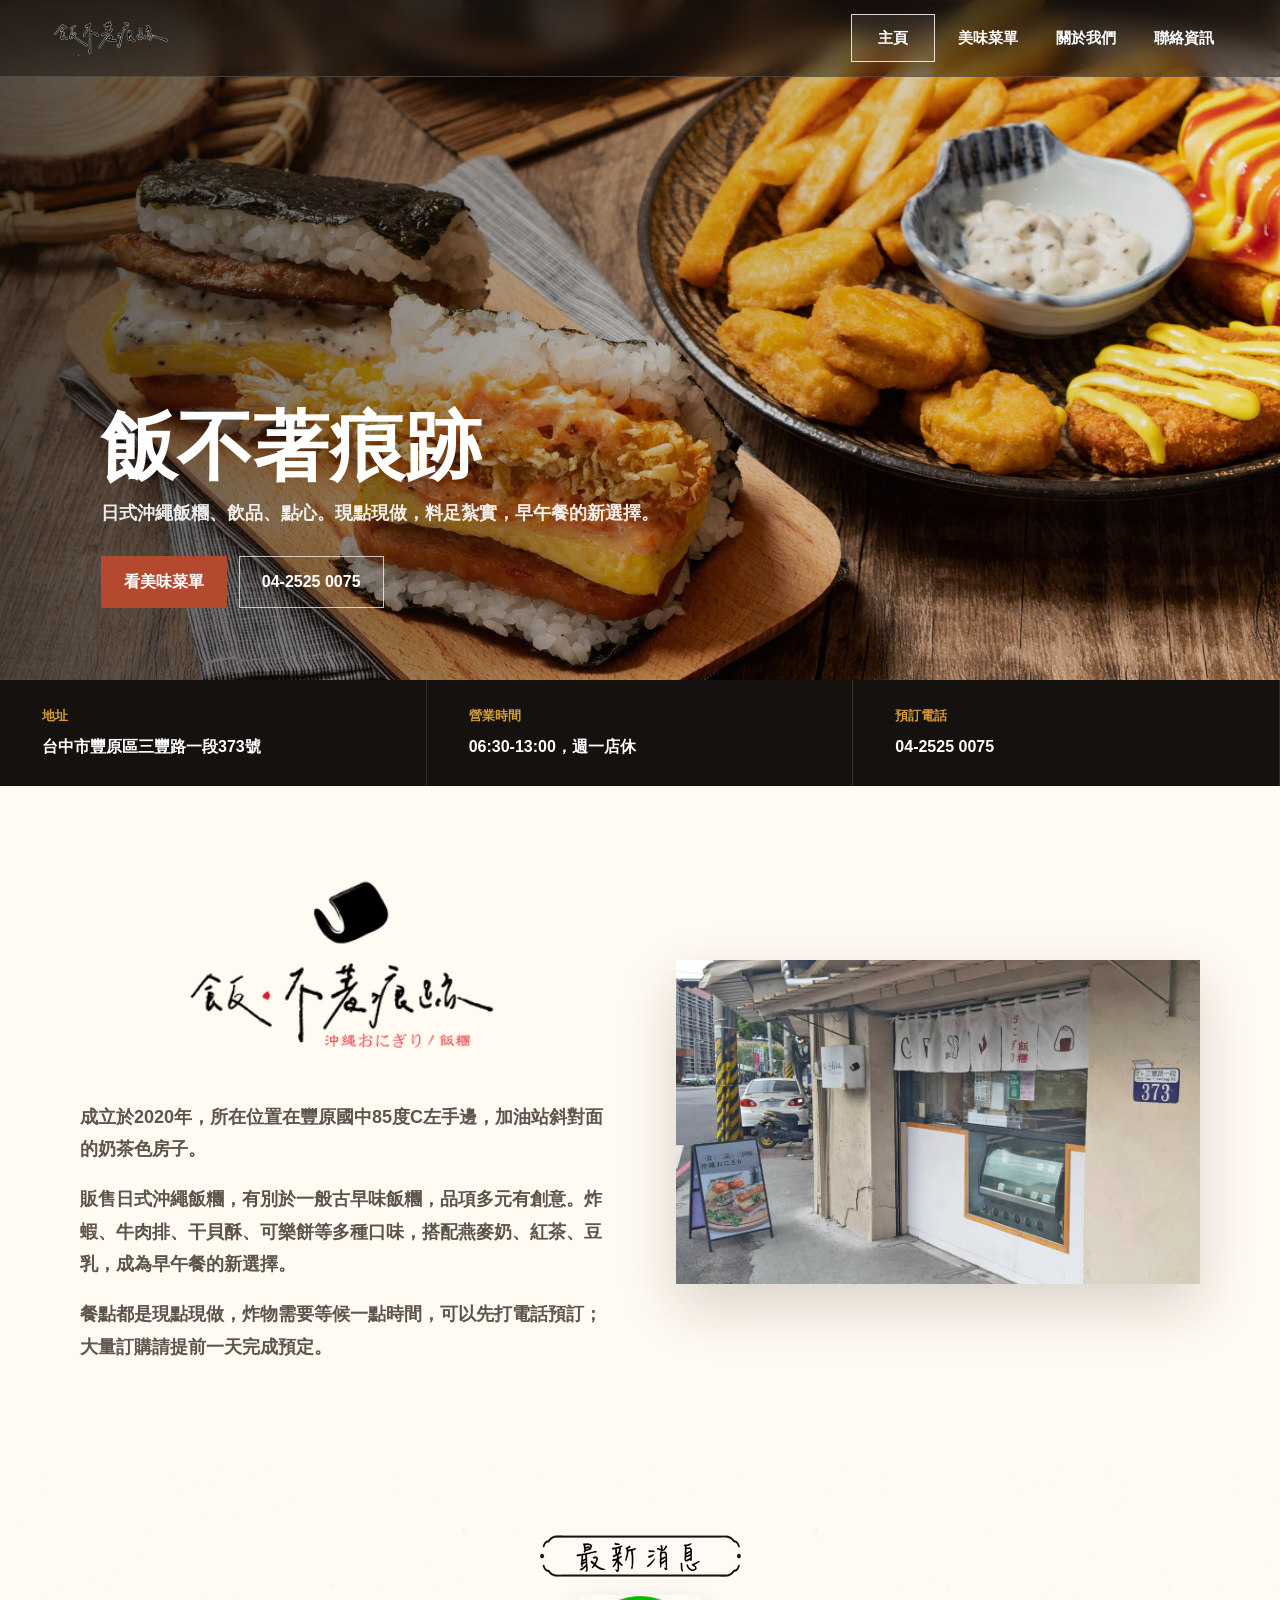
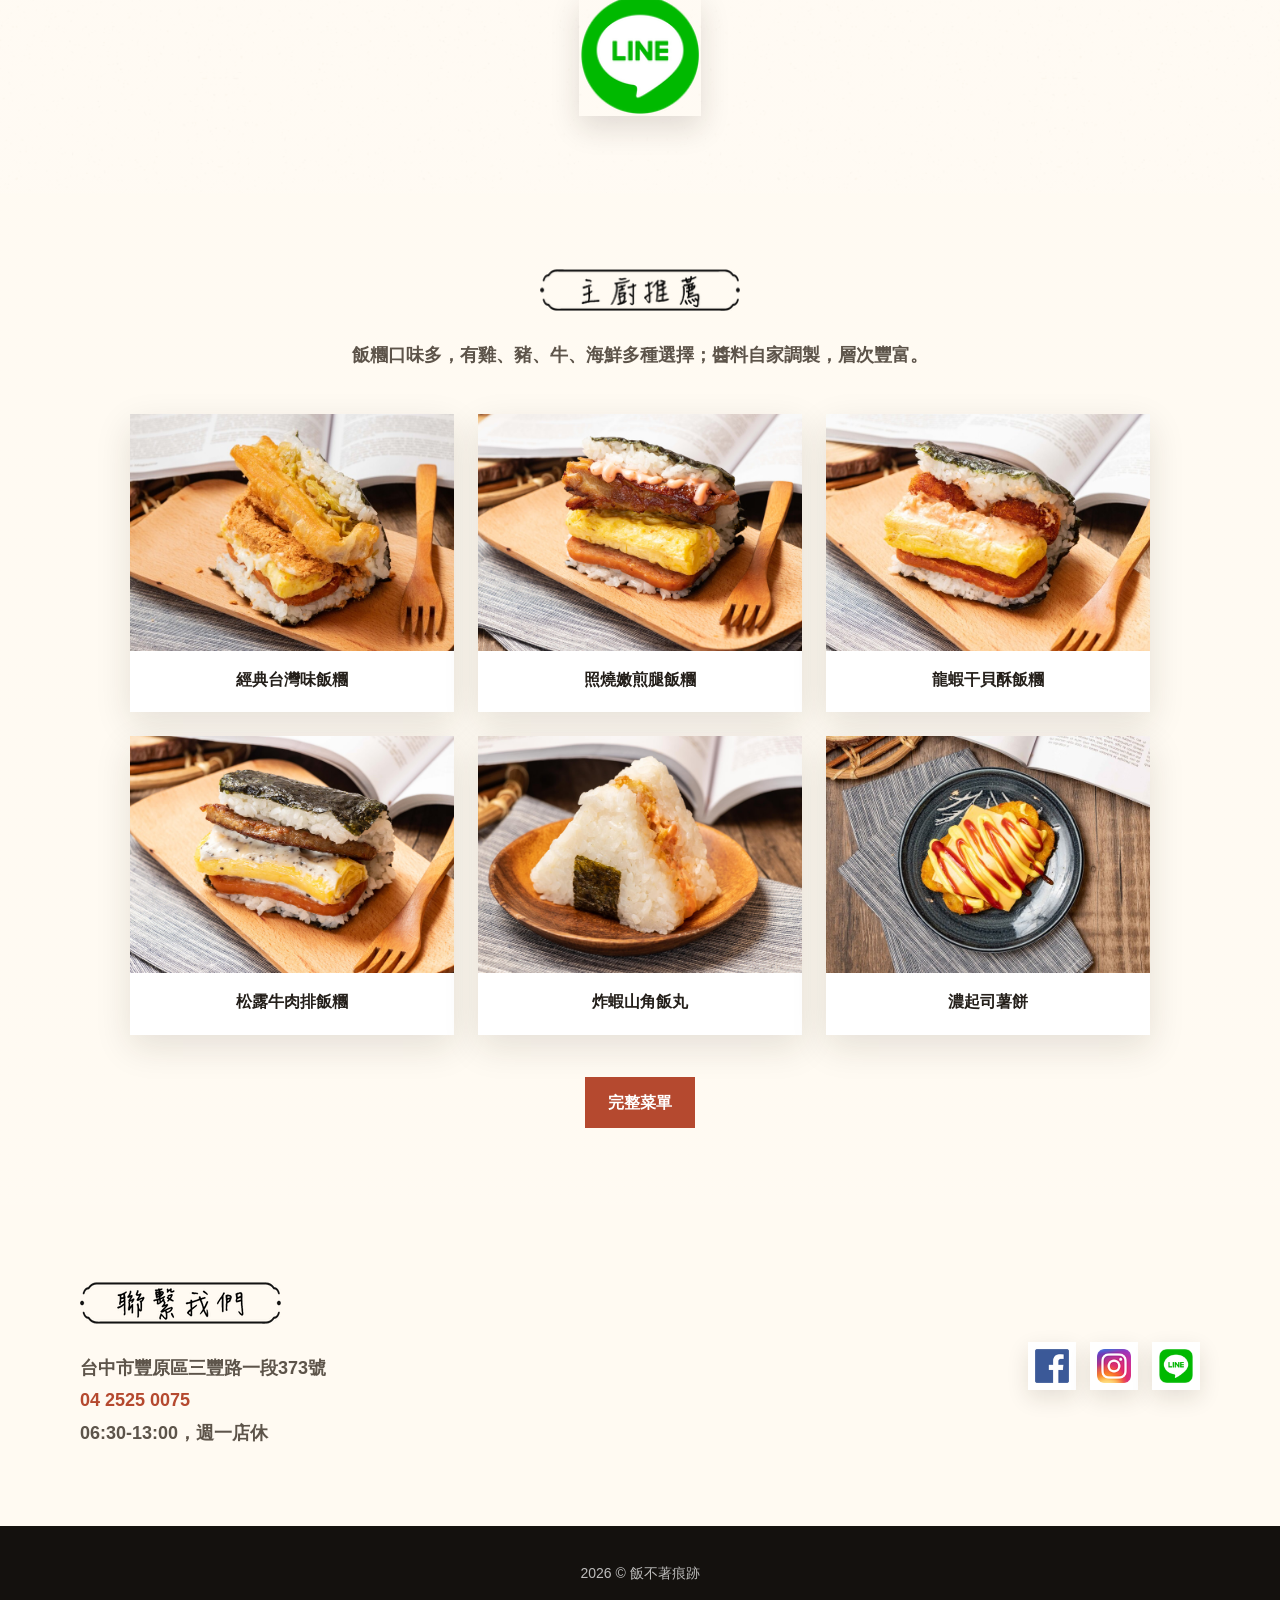
<file: index.html>
<!doctype html>
<html lang="zh-Hant">
  <head>
    <meta charset="utf-8">
    <meta name="viewport" content="width=device-width, initial-scale=1">
    <title>飯不著痕跡 - 沖縄おにぎり飯糰</title>
    <meta name="description" content="飯不著痕跡，台中豐原日式沖繩飯糰、飲品、點心。餐點現點現做，歡迎電話預訂。">
    <link rel="stylesheet" href="styles.css">
  </head>
  <body>
    <header class="site-header">
      <a class="brand" href="index.html" aria-label="飯不著痕跡首頁">
        <img src="assets/logo.png" alt="飯不著痕跡">
      </a>
      <button class="menu-toggle" type="button" aria-label="開啟選單" aria-expanded="false">
        <span></span>
        <span></span>
        <span></span>
      </button>
      <nav class="nav" aria-label="主要導覽">
        <a class="active" href="index.html">主頁</a>
        <a href="menu.html">美味菜單</a>
        <a href="about.html">關於我們</a>
        <a href="contact.html">聯絡資訊</a>
      </nav>
    </header>

    <main>
      <section class="hero home-hero">
        <div class="hero-content">
          <h1>飯不著痕跡</h1>
          <p class="hero-copy">日式沖繩飯糰、飲品、點心。現點現做，料足紮實，早午餐的新選擇。</p>
          <div class="hero-actions">
            <a class="primary-action" href="menu.html">看美味菜單</a>
            <a class="secondary-action" href="tel:0425250075">04-2525 0075</a>
          </div>
        </div>
      </section>

      <section class="quick-info" aria-label="店家資訊">
        <div>
          <span>地址</span>
          <strong>台中市豐原區三豐路一段373號</strong>
        </div>
        <div>
          <span>營業時間</span>
          <strong>06:30-13:00，週一店休</strong>
        </div>
        <div>
          <span>預訂電話</span>
          <strong><a href="tel:0425250075">04-2525 0075</a></strong>
        </div>
      </section>

      <section class="section intro">
        <div class="wrap two-col">
          <div class="copy">
            <img class="intro-mark" src="assets/mark.png" alt="飯不著痕跡">
            <p>成立於2020年，所在位置在豐原國中85度C左手邊，加油站斜對面的奶茶色房子。</p>
            <p>販售日式沖繩飯糰，有別於一般古早味飯糰，品項多元有創意。炸蝦、牛肉排、干貝酥、可樂餅等多種口味，搭配燕麥奶、紅茶、豆乳，成為早午餐的新選擇。</p>
            <p>餐點都是現點現做，炸物需要等候一點時間，可以先打電話預訂；大量訂購請提前一天完成預定。</p>
          </div>
          <figure class="feature-photo">
            <img src="assets/store.jpg" alt="飯不著痕跡店面">
          </figure>
        </div>
      </section>

      <section class="section line-section">
        <div class="wrap line-box">
          <a class="qr" href="https://lin.ee/HwCmywC" target="_blank" rel="noreferrer" aria-label="加入飯不著痕跡 LINE">
            <img src="assets/line-qr.png" alt="LINE">
          </a>
          <div class="line-copy">
            <img class="section-title line-title" src="assets/section-line.png" alt="飯不著痕跡">
          </div>
        </div>
      </section>

      <section class="section menu-preview">
        <div class="wrap">
          <img class="section-title" src="assets/section-food.png" alt="日式沖繩飯糰、飲品、點心">
          <p class="section-lead">飯糰口味多，有雞、豬、牛、海鮮多種選擇；醬料自家調製，層次豐富。</p>
          <div class="gallery home-gallery">
            <a href="assets/food-1.jpg" data-lightbox>
              <img src="assets/food-1.jpg" alt="經典台灣味飯糰">
              <span>經典台灣味飯糰</span>
            </a>
            <a href="assets/food-2.jpg" data-lightbox>
              <img src="assets/food-2.jpg" alt="照燒嫩煎腿飯糰">
              <span>照燒嫩煎腿飯糰</span>
            </a>
            <a href="assets/food-3.jpg" data-lightbox>
              <img src="assets/food-3.jpg" alt="龍蝦干貝酥飯糰">
              <span>龍蝦干貝酥飯糰</span>
            </a>
            <a href="assets/food-4.jpg" data-lightbox>
              <img src="assets/food-4.jpg" alt="松露牛肉排飯糰">
              <span>松露牛肉排飯糰</span>
            </a>
            <a href="assets/food-5.jpg" data-lightbox>
              <img src="assets/food-5.jpg" alt="炸蝦山角飯丸">
              <span>炸蝦山角飯丸</span>
            </a>
            <a href="assets/food-6.jpg" data-lightbox>
              <img src="assets/food-6.jpg" alt="濃起司薯餅">
              <span>濃起司薯餅</span>
            </a>
          </div>
          <a class="menu-button" href="menu.html">完整菜單</a>
        </div>
      </section>

      <section class="section contact-strip">
        <div class="wrap contact-strip-inner">
          <div>
            <img class="section-title align-left" src="assets/section-contact.png" alt="聯絡資訊">
            <address>
              台中市豐原區三豐路一段373號<br>
              <a href="tel:0425250075">04 2525 0075</a><br>
              06:30-13:00，週一店休
            </address>
          </div>
          <div class="socials" aria-label="社群連結">
            <a href="https://www.facebook.com/profile.php?id=100064195591875" target="_blank" rel="noreferrer" aria-label="Facebook">
              <img src="assets/facebook.png" alt="">
            </a>
            <a href="https://www.instagram.com/fanfan.373/" target="_blank" rel="noreferrer" aria-label="Instagram">
              <img src="assets/instagram.png" alt="">
            </a>
            <a href="https://lin.ee/HwCmywC" target="_blank" rel="noreferrer" aria-label="LINE">
              <img src="assets/line-icon.png" alt="">
            </a>
          </div>
        </div>
      </section>
    </main>

    <footer>
      <div>2026 © 飯不著痕跡</div>
    </footer>

    <div class="lightbox" hidden>
      <button type="button" aria-label="關閉圖片">×</button>
      <img alt="">
    </div>
    <script src="script.js"></script>
  </body>
</html>
</file>
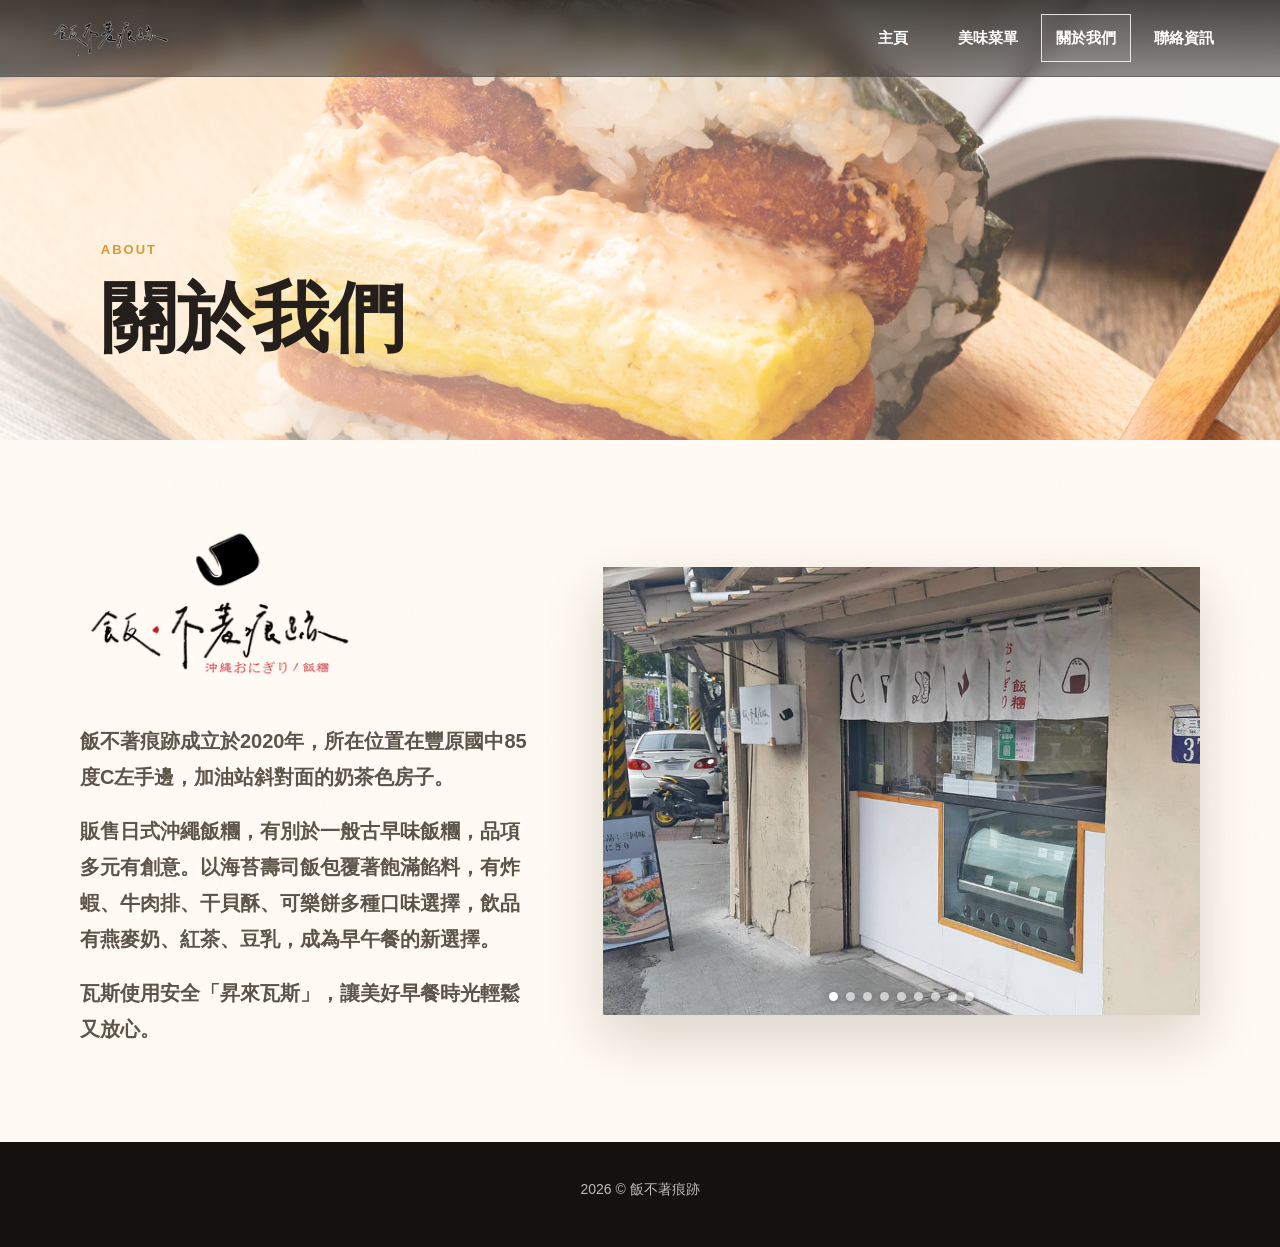
<file: about.html>
<!doctype html>
<html lang="zh-Hant">
  <head>
    <meta charset="utf-8">
    <meta name="viewport" content="width=device-width, initial-scale=1">
    <title>關於我們 - 飯不著痕跡</title>
    <meta name="description" content="飯不著痕跡成立於2020年，販售日式沖繩飯糰、飲品與點心。">
    <link rel="stylesheet" href="styles.css">
  </head>
  <body>
    <header class="site-header">
      <a class="brand" href="index.html" aria-label="飯不著痕跡首頁">
        <img src="assets/logo.png" alt="飯不著痕跡">
      </a>
      <button class="menu-toggle" type="button" aria-label="開啟選單" aria-expanded="false">
        <span></span>
        <span></span>
        <span></span>
      </button>
      <nav class="nav" aria-label="主要導覽">
        <a href="index.html">主頁</a>
        <a href="menu.html">美味菜單</a>
        <a class="active" href="about.html">關於我們</a>
        <a href="contact.html">聯絡資訊</a>
      </nav>
    </header>

    <main>
      <section class="hero page-hero about-hero">
        <div class="hero-content compact light">
          <p class="eyebrow">ABOUT</p>
          <h1>關於我們</h1>
        </div>
      </section>

      <section class="section about-page">
        <div class="wrap about-layout">
          <div class="about-text">
            <img class="about-logo" src="assets/about-mark.png" alt="飯不著痕跡">
            <p>飯不著痕跡成立於2020年，所在位置在豐原國中85度C左手邊，加油站斜對面的奶茶色房子。</p>
            <p>販售日式沖繩飯糰，有別於一般古早味飯糰，品項多元有創意。以海苔壽司飯包覆著飽滿餡料，有炸蝦、牛肉排、干貝酥、可樂餅多種口味選擇，飲品有燕麥奶、紅茶、豆乳，成為早午餐的新選擇。</p>
            <p>瓦斯使用安全「昇來瓦斯」，讓美好早餐時光輕鬆又放心。</p>
          </div>
          <div class="photo-carousel about-carousel" data-carousel aria-label="關於我們照片輪播">
            <div class="carousel-track">
              <img class="active" src="assets/env-01.jpg" alt="飯不著痕跡店面外觀">
              <img src="assets/env-02.jpg" alt="飯不著痕跡吧台座位">
              <img src="assets/env-03.jpg" alt="飯不著痕跡窗邊座位">
              <img src="assets/env-04.jpg" alt="飯不著痕跡用餐區">
              <img src="assets/env-06.jpg" alt="飯不著痕跡桌邊座位">
              <img src="assets/env-07.jpg" alt="飯不著痕跡店內布簾">
              <img src="assets/env-09.jpg" alt="飯不著痕跡吧台環境">
              <img src="assets/env-11.jpg" alt="飯不著痕跡室內座位">
              <img src="assets/env-12.jpg" alt="飯不著痕跡店內擺設">
            </div>
            <div class="carousel-dots" aria-hidden="true"></div>
          </div>
        </div>
      </section>
    </main>

    <footer>
      <div>2026 © 飯不著痕跡</div>
    </footer>

    <div class="lightbox" hidden>
      <button type="button" aria-label="關閉圖片">×</button>
      <img alt="">
    </div>
    <script src="script.js"></script>
  </body>
</html>
</file>
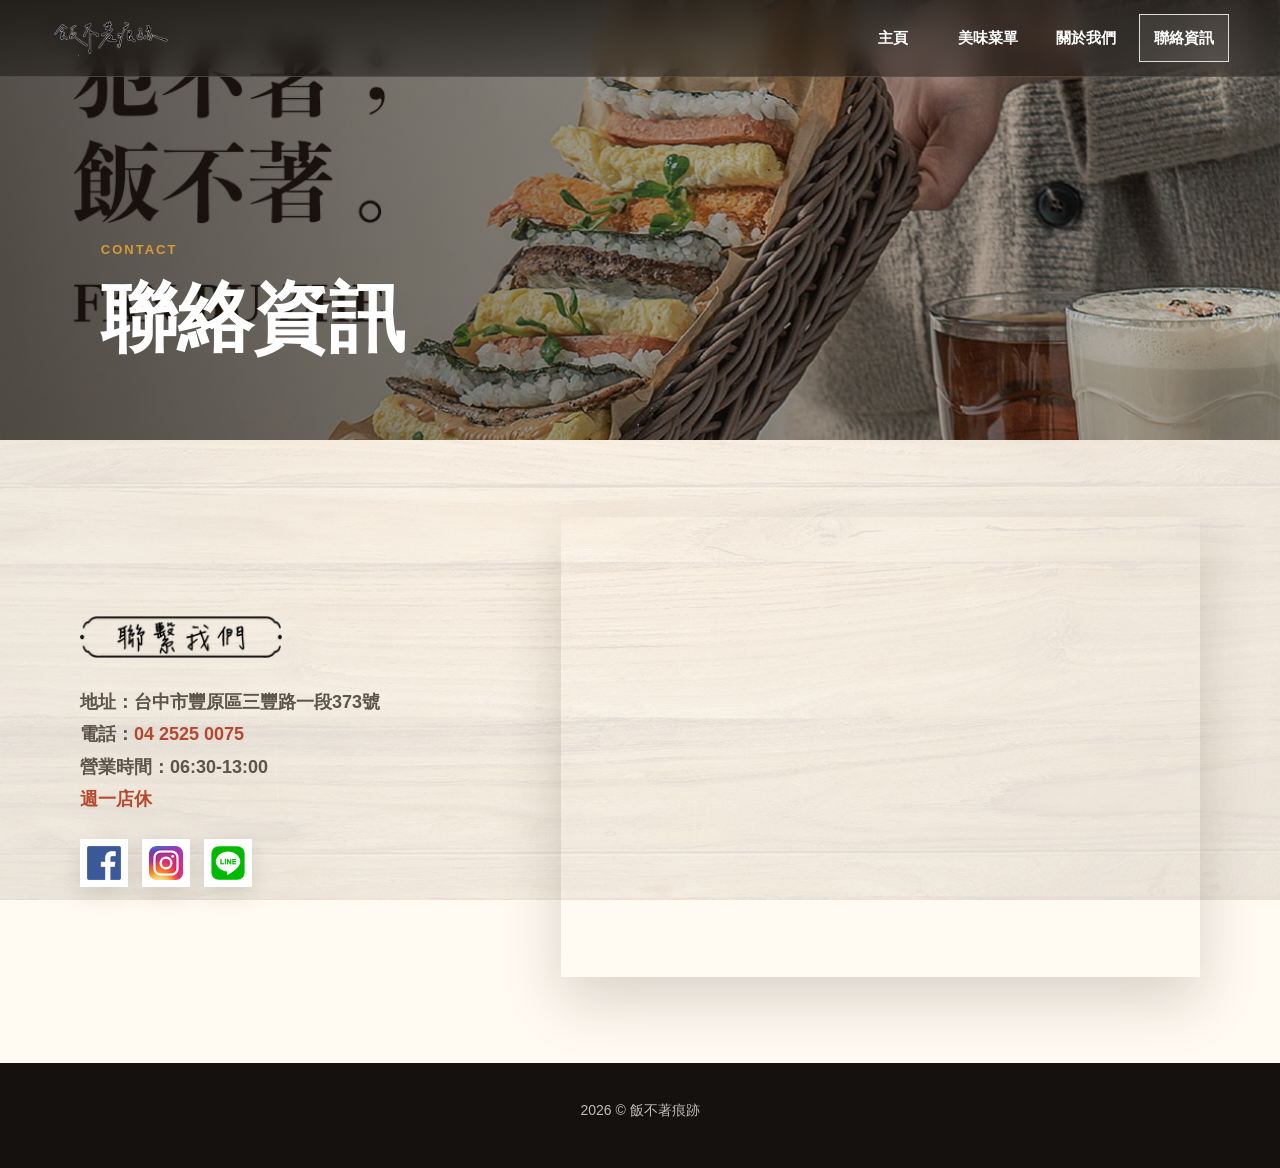
<file: contact.html>
<!doctype html>
<html lang="zh-Hant">
  <head>
    <meta charset="utf-8">
    <meta name="viewport" content="width=device-width, initial-scale=1">
    <title>聯絡資訊 - 飯不著痕跡</title>
    <meta name="description" content="飯不著痕跡聯絡資訊：台中市豐原區三豐路一段373號，電話 04 2525 0075。">
    <link rel="stylesheet" href="styles.css">
  </head>
  <body>
    <header class="site-header">
      <a class="brand" href="index.html" aria-label="飯不著痕跡首頁">
        <img src="assets/logo.png" alt="飯不著痕跡">
      </a>
      <button class="menu-toggle" type="button" aria-label="開啟選單" aria-expanded="false">
        <span></span>
        <span></span>
        <span></span>
      </button>
      <nav class="nav" aria-label="主要導覽">
        <a href="index.html">主頁</a>
        <a href="menu.html">美味菜單</a>
        <a href="about.html">關於我們</a>
        <a class="active" href="contact.html">聯絡資訊</a>
      </nav>
    </header>

    <main>
      <section class="hero page-hero contact-hero">
        <div class="hero-content compact">
          <p class="eyebrow">CONTACT</p>
          <h1>聯絡資訊</h1>
        </div>
      </section>

      <section class="section contact-page">
        <div class="wrap contact-layout">
          <div class="contact-details">
            <img class="section-title align-left" src="assets/contact-title.png" alt="聯絡資訊">
            <address>
              地址：台中市豐原區三豐路一段373號<br>
              電話：<a href="tel:0425250075">04 2525 0075</a><br>
              營業時間：06:30-13:00<br>
              <span>週一店休</span>
            </address>
            <div class="socials left" aria-label="社群連結">
              <a href="https://www.facebook.com/profile.php?id=100064195591875" target="_blank" rel="noreferrer" aria-label="Facebook">
                <img src="assets/contact-facebook.png" alt="">
              </a>
              <a href="https://www.instagram.com/fanfan.373/" target="_blank" rel="noreferrer" aria-label="Instagram">
                <img src="assets/contact-instagram.png" alt="">
              </a>
              <a href="https://lin.ee/HwCmywC" target="_blank" rel="noreferrer" aria-label="LINE">
                <img src="assets/contact-line.png" alt="">
              </a>
            </div>
          </div>
          <div class="map-wrap">
            <iframe src="https://www.google.com/maps/embed?pb=!1m14!1m8!1m3!1d14549.642453211876!2d120.7199588!3d24.2623846!3m2!1i1024!2i768!4f13.1!3m3!1m2!1s0x34691b1d5fda6f19%3A0x995e882994b7d3f7!2z6aOv5LiN6JGX55eV6Leh!5e0!3m2!1szh-TW!2stw!4v1683617571040!5m2!1szh-TW!2stw" width="400" height="300" style="border:0;" allowfullscreen="" loading="lazy" referrerpolicy="no-referrer-when-downgrade" title="飯不著痕跡 Google 地圖"></iframe>
          </div>
        </div>
      </section>
    </main>

    <footer>
      <div>2026 © 飯不著痕跡</div>
    </footer>

    <div class="lightbox" hidden>
      <button type="button" aria-label="關閉圖片">×</button>
      <img alt="">
    </div>
    <script src="script.js"></script>
  </body>
</html>
</file>
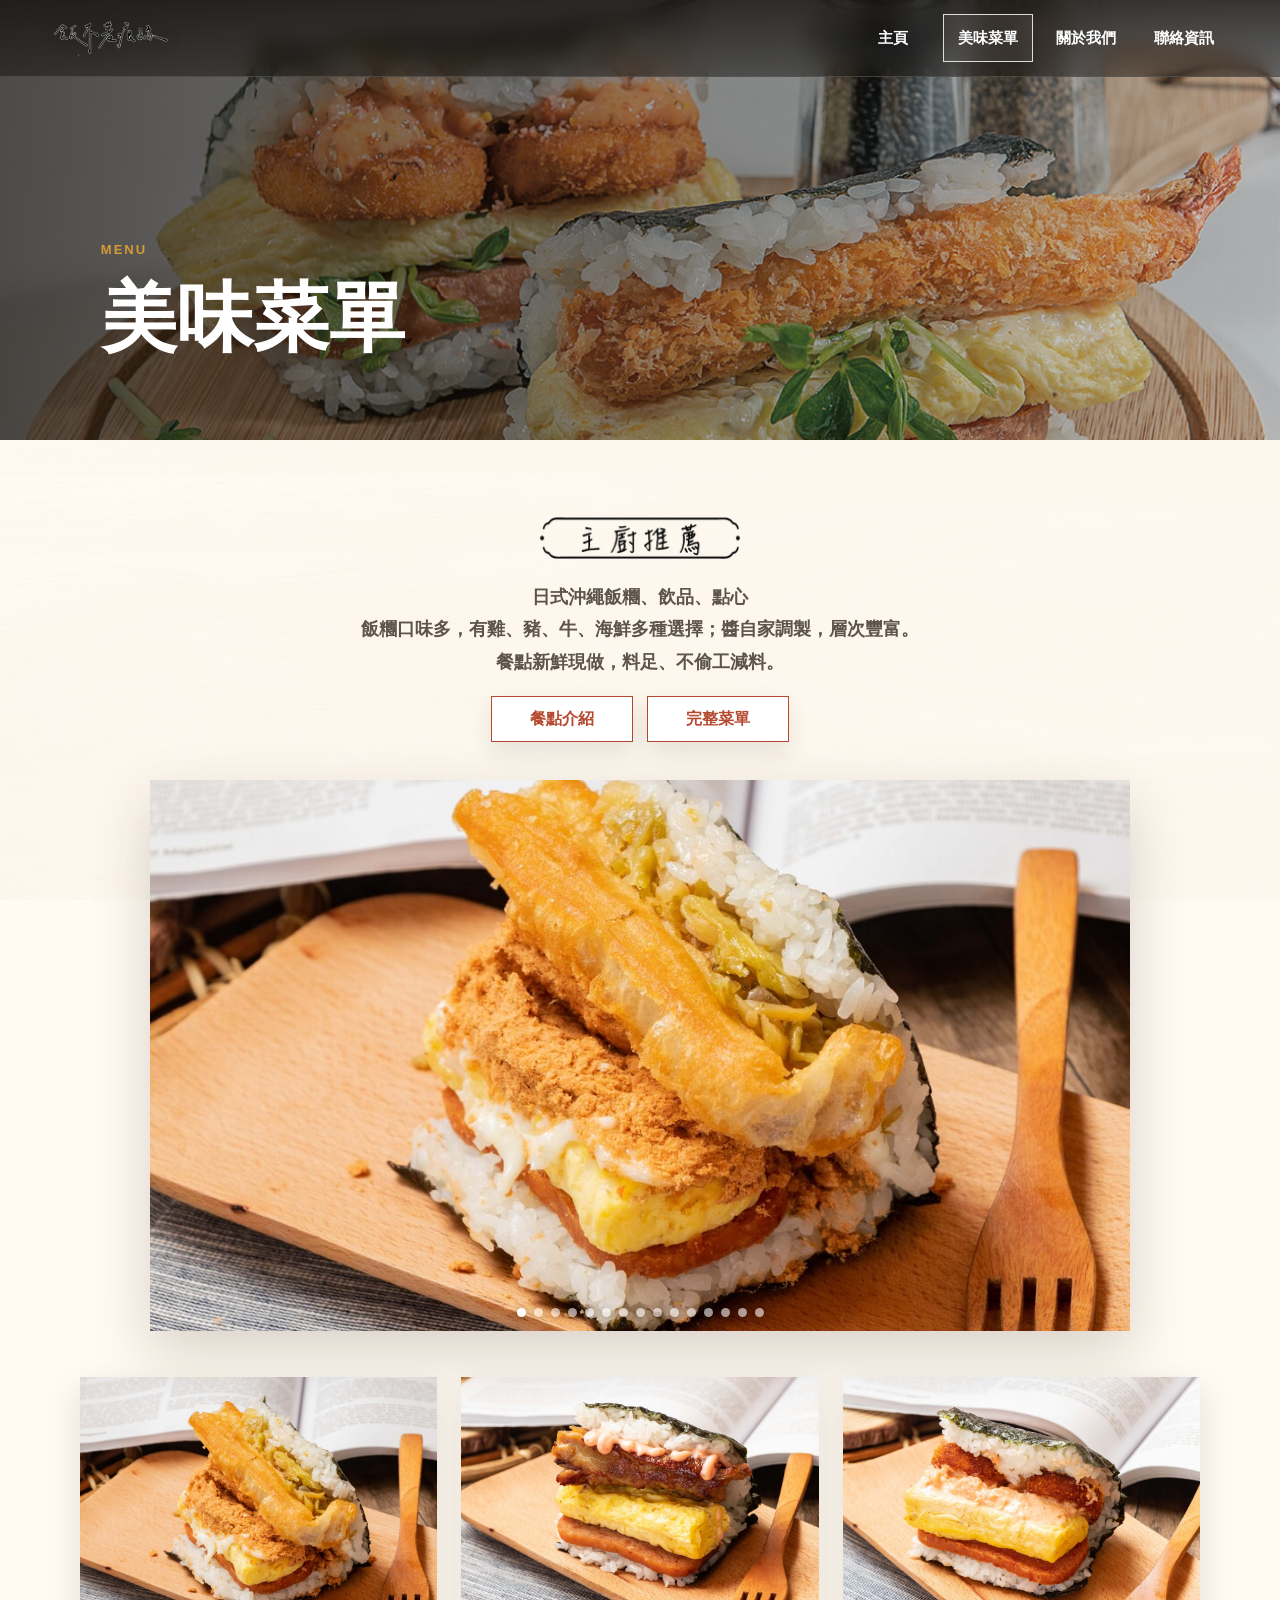
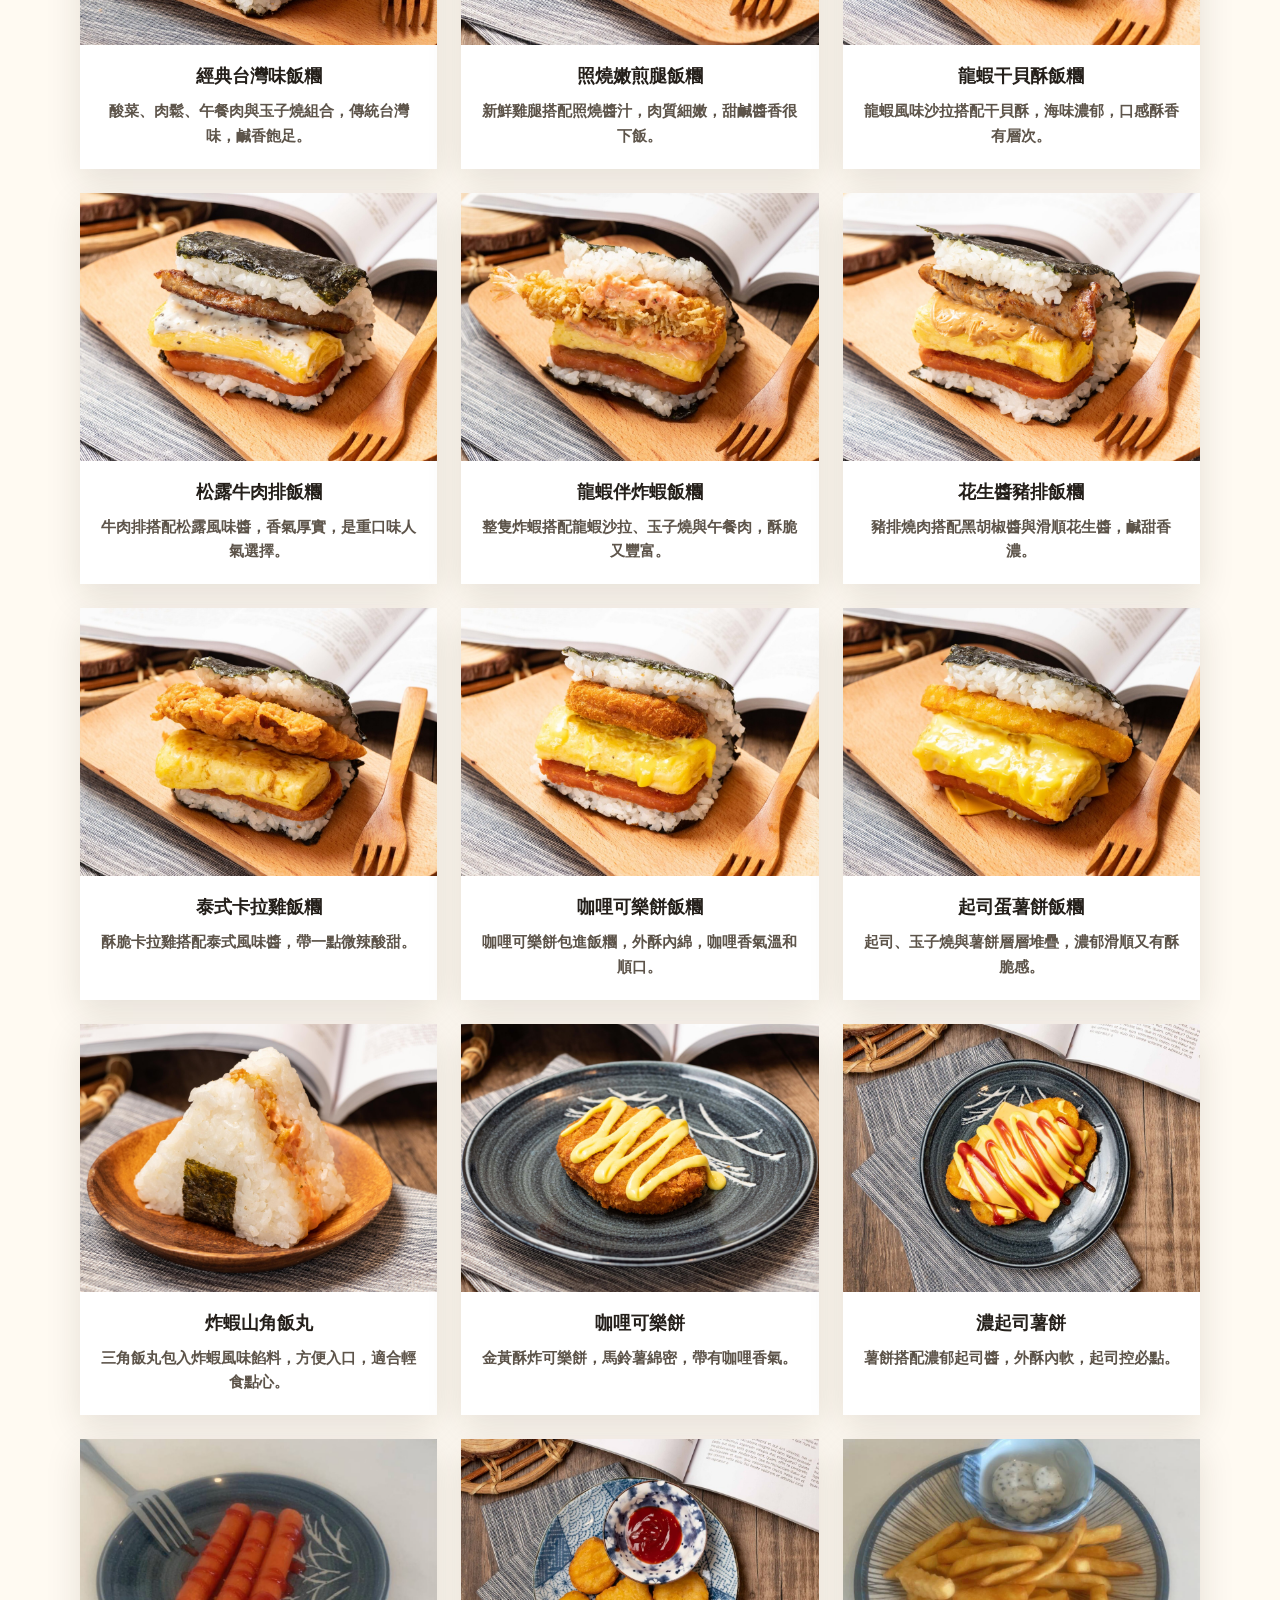
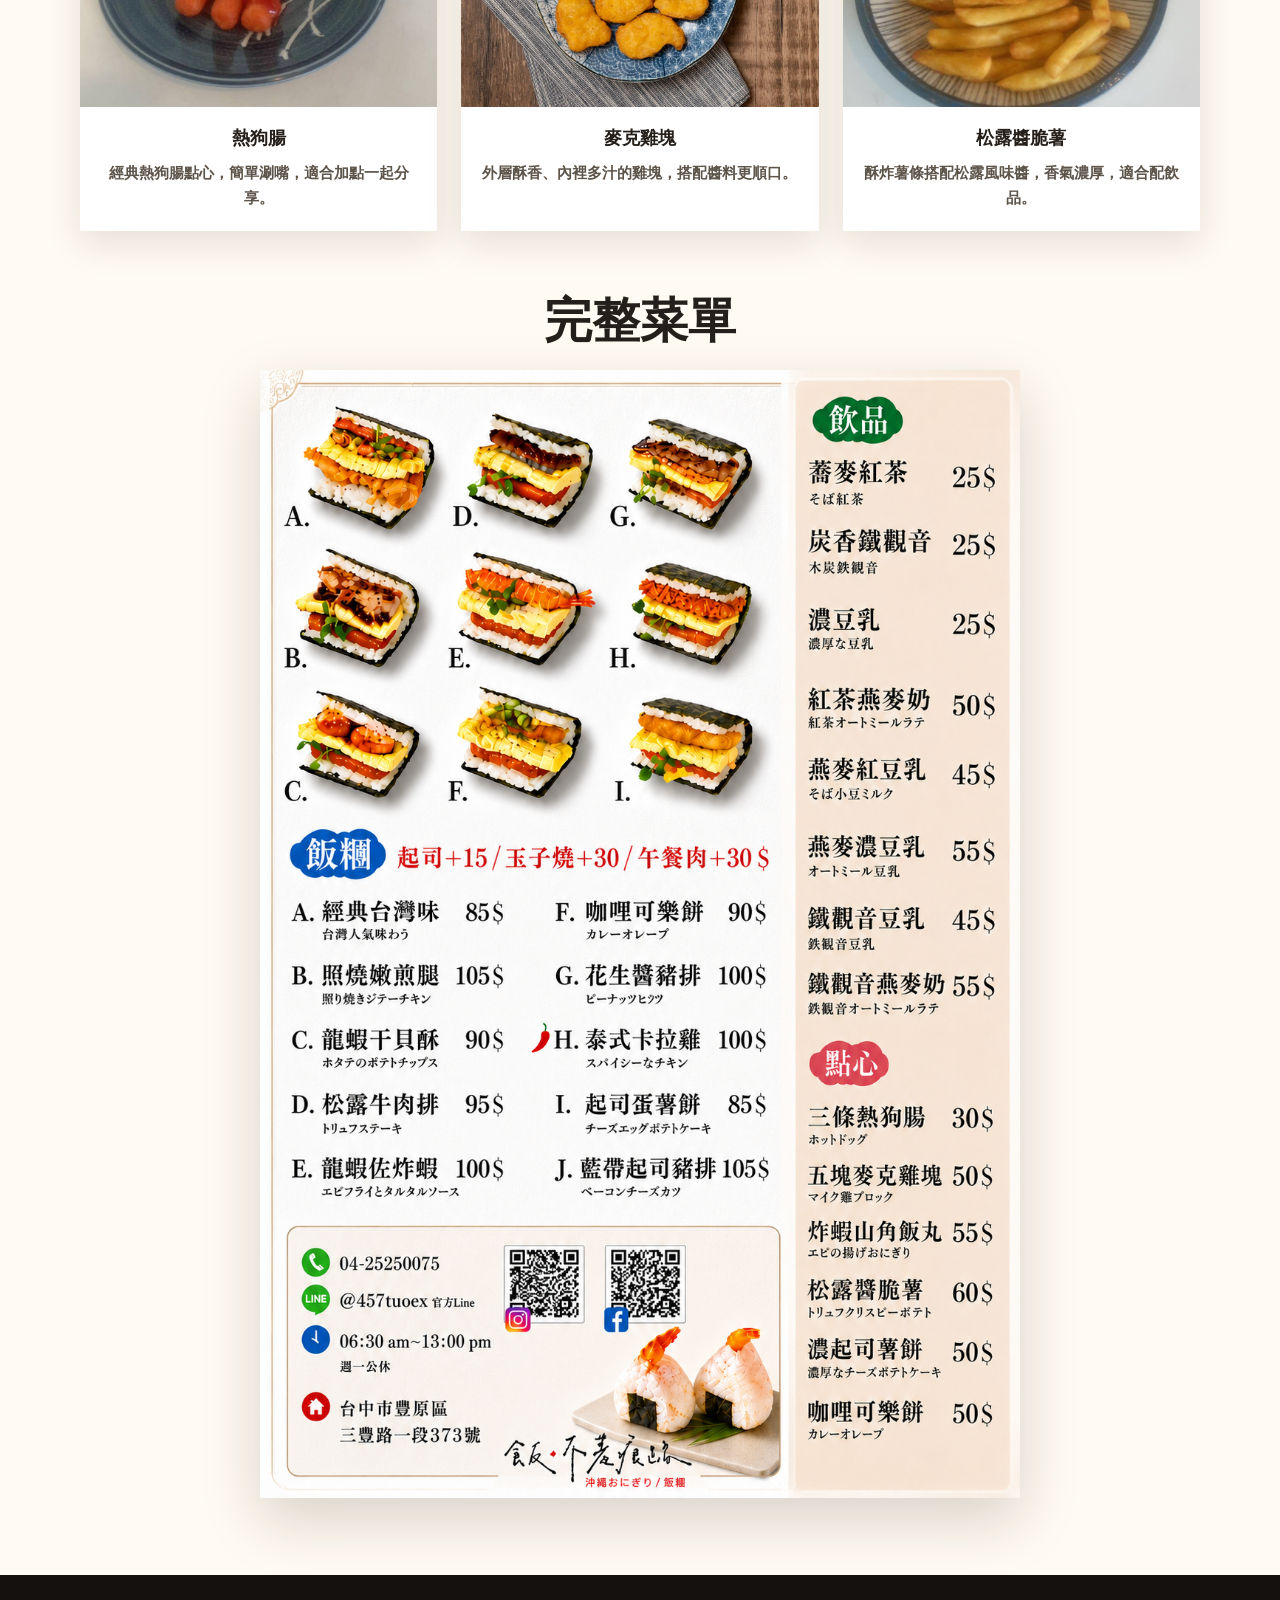
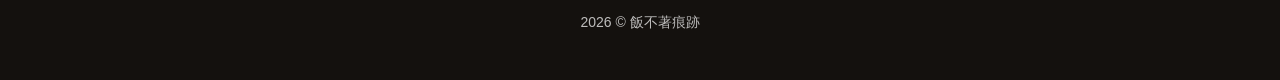
<file: menu.html>
<!doctype html>
<html lang="zh-Hant">
  <head>
    <meta charset="utf-8">
    <meta name="viewport" content="width=device-width, initial-scale=1">
    <title>美味菜單 - 飯不著痕跡</title>
    <meta name="description" content="飯不著痕跡美味菜單，日式沖繩飯糰、飲品、點心。">
    <link rel="stylesheet" href="styles.css">
  </head>
  <body>
    <header class="site-header">
      <a class="brand" href="index.html" aria-label="飯不著痕跡首頁">
        <img src="assets/logo.png" alt="飯不著痕跡">
      </a>
      <button class="menu-toggle" type="button" aria-label="開啟選單" aria-expanded="false">
        <span></span>
        <span></span>
        <span></span>
      </button>
      <nav class="nav" aria-label="主要導覽">
        <a href="index.html">主頁</a>
        <a class="active" href="menu.html">美味菜單</a>
        <a href="about.html">關於我們</a>
        <a href="contact.html">聯絡資訊</a>
      </nav>
    </header>

    <main>
      <section class="hero page-hero menu-hero">
        <div class="hero-content compact">
          <p class="eyebrow">MENU</p>
          <h1>美味菜單</h1>
        </div>
      </section>

      <section class="section menu-page">
        <div class="wrap">
          <img class="section-title" src="assets/section-food.png" alt="日式沖繩飯糰、飲品、點心">
          <div class="chef-copy">
            <p>日式沖繩飯糰、飲品、點心</p>
            <p>飯糰口味多，有雞、豬、牛、海鮮多種選擇；醬自家調製，層次豐富。</p>
            <p>餐點新鮮現做，料足、不偷工減料。</p>
          </div>

          <div class="menu-jump">
            <a href="#dish-list">餐點介紹</a>
            <a href="#full-menu">完整菜單</a>
          </div>

          <div class="photo-carousel menu-carousel" data-carousel aria-label="餐點照片輪播">
            <div class="carousel-track">
              <img class="active" src="assets/dish-classic-taiwan-onigiri.jpg" alt="經典台灣味飯糰">
              <img src="assets/dish-teriyaki-chicken-onigiri.jpg" alt="照燒嫩煎腿飯糰">
              <img src="assets/dish-lobster-scallop-onigiri.jpg" alt="龍蝦干貝酥飯糰">
              <img src="assets/dish-truffle-beef-onigiri.jpg" alt="松露牛肉排飯糰">
              <img src="assets/dish-lobster-fried-shrimp-onigiri.jpg" alt="龍蝦伴炸蝦飯糰">
              <img src="assets/dish-peanut-pork-onigiri.jpg" alt="花生醬豬排飯糰">
              <img src="assets/dish-thai-chicken-onigiri.jpg" alt="泰式卡拉雞飯糰">
              <img src="assets/dish-curry-croquette-onigiri.jpg" alt="咖哩可樂餅飯糰">
              <img src="assets/dish-cheese-egg-hashbrown-onigiri.jpg" alt="起司蛋薯餅飯糰">
              <img src="assets/dish-shrimp-triangle.jpg" alt="炸蝦山角飯丸">
              <img src="assets/dish-curry-croquette.jpg" alt="咖哩可樂餅">
              <img src="assets/dish-cheese-hashbrown.jpg" alt="濃起司薯餅">
              <img src="assets/dish-hotdog.jpg" alt="熱狗腸">
              <img src="assets/dish-nuggets.jpg" alt="麥克雞塊">
              <img src="assets/dish-truffle-fries.jpg" alt="松露醬脆薯">
            </div>
            <div class="carousel-dots" aria-hidden="true"></div>
          </div>

          <div class="dish-grid" id="dish-list">
            <a class="dish-card" href="assets/dish-classic-taiwan-onigiri.jpg" data-lightbox>
              <img src="assets/dish-classic-taiwan-onigiri.jpg" alt="經典台灣味飯糰">
              <span>經典台灣味飯糰</span>
              <p>酸菜、肉鬆、午餐肉與玉子燒組合，傳統台灣味，鹹香飽足。</p>
            </a>
            <a class="dish-card" href="assets/dish-teriyaki-chicken-onigiri.jpg" data-lightbox>
              <img src="assets/dish-teriyaki-chicken-onigiri.jpg" alt="照燒嫩煎腿飯糰">
              <span>照燒嫩煎腿飯糰</span>
              <p>新鮮雞腿搭配照燒醬汁，肉質細嫩，甜鹹醬香很下飯。</p>
            </a>
            <a class="dish-card" href="assets/dish-lobster-scallop-onigiri.jpg" data-lightbox>
              <img src="assets/dish-lobster-scallop-onigiri.jpg" alt="龍蝦干貝酥飯糰">
              <span>龍蝦干貝酥飯糰</span>
              <p>龍蝦風味沙拉搭配干貝酥，海味濃郁，口感酥香有層次。</p>
            </a>
            <a class="dish-card" href="assets/dish-truffle-beef-onigiri.jpg" data-lightbox>
              <img src="assets/dish-truffle-beef-onigiri.jpg" alt="松露牛肉排飯糰">
              <span>松露牛肉排飯糰</span>
              <p>牛肉排搭配松露風味醬，香氣厚實，是重口味人氣選擇。</p>
            </a>
            <a class="dish-card" href="assets/dish-lobster-fried-shrimp-onigiri.jpg" data-lightbox>
              <img src="assets/dish-lobster-fried-shrimp-onigiri.jpg" alt="龍蝦伴炸蝦飯糰">
              <span>龍蝦伴炸蝦飯糰</span>
              <p>整隻炸蝦搭配龍蝦沙拉、玉子燒與午餐肉，酥脆又豐富。</p>
            </a>
            <a class="dish-card" href="assets/dish-peanut-pork-onigiri.jpg" data-lightbox>
              <img src="assets/dish-peanut-pork-onigiri.jpg" alt="花生醬豬排飯糰">
              <span>花生醬豬排飯糰</span>
              <p>豬排燒肉搭配黑胡椒醬與滑順花生醬，鹹甜香濃。</p>
            </a>
            <a class="dish-card" href="assets/dish-thai-chicken-onigiri.jpg" data-lightbox>
              <img src="assets/dish-thai-chicken-onigiri.jpg" alt="泰式卡拉雞飯糰">
              <span>泰式卡拉雞飯糰</span>
              <p>酥脆卡拉雞搭配泰式風味醬，帶一點微辣酸甜。</p>
            </a>
            <a class="dish-card" href="assets/dish-curry-croquette-onigiri.jpg" data-lightbox>
              <img src="assets/dish-curry-croquette-onigiri.jpg" alt="咖哩可樂餅飯糰">
              <span>咖哩可樂餅飯糰</span>
              <p>咖哩可樂餅包進飯糰，外酥內綿，咖哩香氣溫和順口。</p>
            </a>
            <a class="dish-card" href="assets/dish-cheese-egg-hashbrown-onigiri.jpg" data-lightbox>
              <img src="assets/dish-cheese-egg-hashbrown-onigiri.jpg" alt="起司蛋薯餅飯糰">
              <span>起司蛋薯餅飯糰</span>
              <p>起司、玉子燒與薯餅層層堆疊，濃郁滑順又有酥脆感。</p>
            </a>
            <a class="dish-card" href="assets/dish-shrimp-triangle.jpg" data-lightbox>
              <img src="assets/dish-shrimp-triangle.jpg" alt="炸蝦山角飯丸">
              <span>炸蝦山角飯丸</span>
              <p>三角飯丸包入炸蝦風味餡料，方便入口，適合輕食點心。</p>
            </a>
            <a class="dish-card" href="assets/dish-curry-croquette.jpg" data-lightbox>
              <img src="assets/dish-curry-croquette.jpg" alt="咖哩可樂餅">
              <span>咖哩可樂餅</span>
              <p>金黃酥炸可樂餅，馬鈴薯綿密，帶有咖哩香氣。</p>
            </a>
            <a class="dish-card" href="assets/dish-cheese-hashbrown.jpg" data-lightbox>
              <img src="assets/dish-cheese-hashbrown.jpg" alt="濃起司薯餅">
              <span>濃起司薯餅</span>
              <p>薯餅搭配濃郁起司醬，外酥內軟，起司控必點。</p>
            </a>
            <a class="dish-card" href="assets/dish-hotdog.jpg" data-lightbox>
              <img src="assets/dish-hotdog.jpg" alt="熱狗腸">
              <span>熱狗腸</span>
              <p>經典熱狗腸點心，簡單涮嘴，適合加點一起分享。</p>
            </a>
            <a class="dish-card" href="assets/dish-nuggets.jpg" data-lightbox>
              <img src="assets/dish-nuggets.jpg" alt="麥克雞塊">
              <span>麥克雞塊</span>
              <p>外層酥香、內裡多汁的雞塊，搭配醬料更順口。</p>
            </a>
            <a class="dish-card" href="assets/dish-truffle-fries.jpg" data-lightbox>
              <img src="assets/dish-truffle-fries.jpg" alt="松露醬脆薯">
              <span>松露醬脆薯</span>
              <p>酥炸薯條搭配松露風味醬，香氣濃厚，適合配飲品。</p>
            </a>
          </div>

          <div class="full-menu-block" id="full-menu">
            <h2>完整菜單</h2>
            <a href="assets/full-menu.png" data-lightbox>
              <img src="assets/full-menu.png" alt="飯不著痕跡完整菜單">
            </a>
          </div>
        </div>
      </section>
    </main>

    <footer>
      <div>2026 © 飯不著痕跡</div>
    </footer>

    <div class="lightbox" hidden>
      <button type="button" aria-label="關閉圖片">×</button>
      <img alt="">
    </div>
    <script src="script.js"></script>
  </body>
</html>
</file>
<file: styles.css>
:root {
  --ink: #241f1a;
  --soft-ink: #5d544a;
  --paper: #fffaf2;
  --rice: #f4eadc;
  --charcoal: #14110e;
  --accent: #b5492f;
  --gold: #d49b37;
  --leaf: #65785a;
  --line: rgba(36, 31, 26, 0.14);
  --shadow: 0 22px 55px rgba(44, 31, 19, 0.18);
}

* {
  box-sizing: border-box;
}

html {
  scroll-behavior: smooth;
}

body {
  margin: 0;
  color: var(--ink);
  background: var(--paper);
  font-family: "Noto Sans TC", "Microsoft JhengHei", Arial, sans-serif;
  line-height: 1.85;
}

a {
  color: inherit;
  text-decoration: none;
}

img {
  display: block;
  max-width: 100%;
}

.site-header {
  position: fixed;
  z-index: 20;
  top: 0;
  left: 0;
  right: 0;
  display: flex;
  align-items: center;
  justify-content: space-between;
  min-height: 76px;
  padding: 14px clamp(18px, 4vw, 54px);
  border-bottom: 1px solid rgba(255, 255, 255, 0.2);
  background: linear-gradient(rgba(20, 17, 14, 0.78), rgba(20, 17, 14, 0.48));
  backdrop-filter: blur(10px);
}

.brand img {
  width: 120px;
  height: auto;
  filter: drop-shadow(0 1px 8px rgba(0, 0, 0, 0.35));
}

.nav {
  display: flex;
  align-items: center;
  gap: 8px;
  color: #fff;
  font-size: 15px;
  font-weight: 800;
}

.nav a {
  min-width: 84px;
  padding: 9px 14px;
  border: 1px solid transparent;
  text-align: center;
  transition: border-color 0.2s ease, background 0.2s ease;
}

.nav a:hover,
.nav a.active {
  border-color: rgba(255, 255, 255, 0.82);
  background: rgba(255, 255, 255, 0.08);
}

.menu-toggle {
  display: none;
  width: 44px;
  height: 44px;
  border: 1px solid rgba(255, 255, 255, 0.72);
  background: rgba(20, 17, 14, 0.42);
  padding: 9px;
}

.menu-toggle span {
  display: block;
  height: 2px;
  margin: 5px 0;
  background: #fff;
}

.hero {
  position: relative;
  min-height: 680px;
  display: grid;
  align-items: end;
  padding: 150px 24px 72px;
  background-position: center;
  background-size: cover;
  background-repeat: no-repeat;
}

.home-hero {
  background-image:
    linear-gradient(90deg, rgba(18, 13, 8, 0.72), rgba(18, 13, 8, 0.22) 56%, rgba(18, 13, 8, 0.08)),
    url("/assets/hero.jpg");
  background-position: 50% 69%;
}

.page-hero {
  min-height: 440px;
}

.menu-hero {
  background-image:
    linear-gradient(90deg, rgba(18, 13, 8, 0.68), rgba(18, 13, 8, 0.16)),
    url("/assets/menu-hero.jpg");
  background-position: 100% 52.18%;
}

.about-hero {
  background-image:
    linear-gradient(90deg, rgba(255, 250, 242, 0.72), rgba(255, 250, 242, 0.12)),
    url("/assets/about-hero.jpg");
  background-position: 50% 38.89%;
}

.contact-hero {
  background-image:
    linear-gradient(90deg, rgba(18, 13, 8, 0.68), rgba(18, 13, 8, 0.12)),
    url("/assets/contact-hero.jpg");
  background-position: 100% 11.16%;
}

.hero-content {
  width: min(560px, 100%);
  margin-left: clamp(0px, 6vw, 80px);
  color: #fff;
}

.hero-content.light {
  color: var(--ink);
}

.hero-content.compact {
  width: min(520px, 100%);
}

.home-hero .hero-content {
  width: min(760px, 100%);
}

.eyebrow {
  margin: 0 0 18px;
  color: var(--gold);
  font-size: 13px;
  font-weight: 900;
  letter-spacing: 2px;
  text-transform: uppercase;
}

.hero-mark {
  width: min(310px, 72vw);
  margin: 0 0 18px;
  filter: brightness(1.18) contrast(1.04) drop-shadow(0 3px 10px rgba(0, 0, 0, 0.16));
}

.hero h1 {
  margin: 0 0 12px;
  font-size: clamp(44px, 8vw, 76px);
  line-height: 1;
  letter-spacing: 0;
}

.hero-copy {
  width: min(470px, 100%);
  margin: 0 0 26px;
  font-size: 18px;
  font-weight: 700;
  color: rgba(255, 255, 255, 0.9);
}

.home-hero .hero-copy {
  width: min(760px, 100%);
}

.light .hero-copy {
  color: var(--soft-ink);
}

@media (min-width: 821px) {
  .home-hero h1,
  .home-hero .hero-copy {
    white-space: nowrap;
  }
}

.hero-actions {
  display: flex;
  flex-wrap: wrap;
  gap: 12px;
}

.primary-action,
.secondary-action,
.menu-button {
  display: inline-flex;
  min-height: 46px;
  align-items: center;
  justify-content: center;
  padding: 10px 22px;
  border: 1px solid transparent;
  font-weight: 900;
}

.primary-action,
.menu-button {
  background: var(--accent);
  color: #fff;
}

.secondary-action {
  border-color: rgba(255, 255, 255, 0.72);
  color: #fff;
}

.quick-info {
  display: grid;
  grid-template-columns: repeat(3, 1fr);
  background: var(--charcoal);
  color: #fff;
}

.quick-info div {
  padding: 24px clamp(18px, 4vw, 42px);
  border-right: 1px solid rgba(255, 255, 255, 0.12);
}

.quick-info span {
  display: block;
  margin-bottom: 4px;
  color: var(--gold);
  font-size: 13px;
  font-weight: 900;
}

.quick-info strong {
  font-size: 16px;
}

.section {
  padding: clamp(52px, 6vw, 84px) 24px;
  background: var(--paper);
}

.wrap {
  width: min(1120px, 100%);
  margin: 0 auto;
}

.two-col,
.about-layout,
.contact-layout {
  display: grid;
  grid-template-columns: 1fr 1fr;
  gap: clamp(34px, 6vw, 72px);
  align-items: center;
}

.section-title {
  width: auto;
  height: 42px;
  margin: 0 auto 28px;
}

.align-left {
  margin-left: 0;
}

.intro-mark {
  width: min(330px, 78vw);
  margin: 0 auto 28px;
  filter: brightness(1.12) contrast(1.04);
}

.copy,
.about-text,
.contact-details {
  color: var(--soft-ink);
  font-size: 18px;
  font-weight: 800;
  line-height: 1.8;
}

.about-text,
.contact-details {
  font-size: 20px;
}

.about-layout {
  grid-template-columns: 0.86fr 1.14fr;
}

.contact-layout {
  grid-template-columns: 0.78fr 1.22fr;
}

.copy p,
.about-text p {
  margin: 0 0 18px;
}

.feature-photo {
  margin: 0;
}

.feature-photo img,
.menu-item img,
.full-menu-block img {
  width: 100%;
  box-shadow: var(--shadow);
}

.line-section {
  background:
    linear-gradient(rgba(255, 250, 242, 0.86), rgba(255, 250, 242, 0.86)),
    url("/assets/paper-bg.png") center / cover;
}

.line-box {
  display: flex;
  flex-direction: column;
  align-items: center;
  justify-content: center;
  gap: 18px;
}

.line-box::before {
  display: none;
}

.qr img {
  width: 122px;
  box-shadow: 0 12px 28px rgba(44, 31, 19, 0.14);
}

.line-copy h2 {
  margin: 0 0 8px;
  font-size: clamp(28px, 4vw, 42px);
  line-height: 1.15;
}

.line-title {
  margin: 0 auto;
}

.line-copy p {
  margin: 0;
  color: var(--soft-ink);
  font-size: 18px;
  font-weight: 800;
  line-height: 1.8;
}

.line-copy {
  width: auto;
  margin: 0;
  min-width: 0;
  text-align: center;
}

.line-box .qr {
  order: 2;
}

.line-copy {
  order: 1;
}

.photo-carousel {
  position: relative;
  overflow: hidden;
  width: min(980px, 100%);
  margin: 0 auto 46px;
  background: #fff;
  box-shadow: var(--shadow);
}

.about-carousel {
  width: 100%;
  margin-bottom: 0;
}

.carousel-track {
  position: relative;
  aspect-ratio: 16 / 9;
}

.about-carousel .carousel-track {
  aspect-ratio: 4 / 3;
}

.carousel-track img {
  position: absolute;
  inset: 0;
  width: 100%;
  height: 100%;
  object-fit: cover;
  opacity: 0;
  transition: opacity 0.7s ease;
}

.carousel-track img.active {
  opacity: 1;
}

.carousel-dots {
  position: absolute;
  left: 0;
  right: 0;
  bottom: 14px;
  display: flex;
  justify-content: center;
  gap: 8px;
}

.carousel-dots span {
  width: 9px;
  height: 9px;
  border-radius: 999px;
  background: rgba(255, 255, 255, 0.58);
  box-shadow: 0 1px 8px rgba(0, 0, 0, 0.32);
}

.carousel-dots span.active {
  background: #fff;
}

.menu-preview,
.menu-page {
  text-align: center;
  background:
    linear-gradient(rgba(255, 250, 242, 0.9), rgba(255, 250, 242, 0.9)),
    url("/assets/menu-bg.jpg") center / cover fixed;
}

.section-lead {
  width: min(720px, 100%);
  margin: 0 auto 42px;
  color: var(--soft-ink);
  font-size: 18px;
  font-weight: 800;
  line-height: 1.8;
}

.chef-copy {
  width: min(760px, 100%);
  margin: -6px auto 36px;
  color: var(--soft-ink);
  font-size: 18px;
  font-weight: 800;
  line-height: 1.8;
  text-align: center;
}

.chef-copy p {
  margin: 0;
}

.menu-jump {
  display: flex;
  flex-wrap: wrap;
  justify-content: center;
  gap: 14px;
  margin: -18px auto 38px;
}

.menu-jump a {
  display: inline-flex;
  min-width: 142px;
  min-height: 46px;
  align-items: center;
  justify-content: center;
  border: 1px solid var(--accent);
  background: #fff;
  color: var(--accent);
  font-weight: 900;
  box-shadow: 0 10px 24px rgba(44, 31, 19, 0.1);
}

.menu-jump a:hover {
  background: var(--accent);
  color: #fff;
}

.gallery {
  display: grid;
  grid-template-columns: repeat(3, 1fr);
  gap: 24px;
  margin-bottom: 42px;
}

.home-gallery {
  max-width: 1020px;
  margin-inline: auto;
}

.gallery a {
  display: block;
  background: #fff;
  color: var(--ink);
  box-shadow: 0 12px 34px rgba(44, 31, 19, 0.12);
  transition: transform 0.2s ease, box-shadow 0.2s ease;
}

.gallery a:hover {
  transform: translateY(-4px);
  box-shadow: var(--shadow);
}

.gallery img {
  width: 100%;
  aspect-ratio: 800 / 585;
  object-fit: cover;
  object-position: center;
}

.gallery span {
  display: block;
  padding: 14px 12px 18px;
  font-weight: 900;
}

.menu-items {
  display: grid;
  grid-template-columns: repeat(2, 1fr);
  gap: 34px;
  margin-bottom: 58px;
  text-align: left;
}

.dish-grid {
  display: grid;
  grid-template-columns: repeat(3, 1fr);
  gap: 24px;
  margin: 0 auto 64px;
  scroll-margin-top: 96px;
}

.dish-card {
  display: grid;
  grid-template-rows: auto auto 1fr;
  min-height: 100%;
  background: #fff;
  box-shadow: 0 12px 34px rgba(44, 31, 19, 0.12);
  transition: transform 0.2s ease, box-shadow 0.2s ease;
}

.dish-card:hover {
  transform: translateY(-4px);
  box-shadow: var(--shadow);
}

.dish-card img {
  width: 100%;
  aspect-ratio: 4 / 3;
  object-fit: cover;
}

.dish-card span {
  display: grid;
  min-height: 54px;
  place-items: center;
  padding: 14px 16px 6px;
  color: var(--ink);
  font-size: 18px;
  font-weight: 900;
  line-height: 1.35;
  text-align: center;
}

.dish-card p {
  margin: 0;
  padding: 0 18px 20px;
  color: var(--soft-ink);
  font-size: 15px;
  font-weight: 700;
  line-height: 1.65;
  text-align: center;
}

.menu-item {
  background: rgba(255, 255, 255, 0.82);
  box-shadow: 0 12px 34px rgba(44, 31, 19, 0.12);
}

.menu-item p {
  margin: 0;
  padding: 18px 20px 22px;
  color: var(--soft-ink);
  font-weight: 800;
}

.photo-wall {
  display: grid;
  grid-template-columns: repeat(3, 1fr);
  gap: 18px;
  margin: 0 auto 58px;
}

.about-wall {
  margin-top: 46px;
  margin-bottom: 0;
}

.photo-wall a {
  display: block;
  overflow: hidden;
  background: #fff;
  box-shadow: 0 12px 34px rgba(44, 31, 19, 0.12);
}

.photo-wall img {
  width: 100%;
  aspect-ratio: 4 / 3;
  object-fit: cover;
  transition: transform 0.25s ease;
}

.photo-wall a:hover img {
  transform: scale(1.04);
}

.full-menu-block {
  width: min(760px, 100%);
  margin: 0 auto;
  scroll-margin-top: 96px;
}

.full-menu-block h2 {
  margin: 0 0 22px;
  font-size: clamp(30px, 5vw, 48px);
  line-height: 1.1;
}

.full-menu-block p {
  color: var(--soft-ink);
  font-weight: 900;
}

.about-page {
  background:
    linear-gradient(rgba(255, 250, 242, 0.9), rgba(255, 250, 242, 0.9)),
    url("/assets/paper-bg.png") center / cover fixed;
}

.about-logo {
  width: min(280px, 74vw);
  margin: 0 0 28px;
}

.contact-strip,
.contact-page {
  background:
    linear-gradient(rgba(255, 250, 242, 0.88), rgba(255, 250, 242, 0.88)),
    url("/assets/contact-bg.jpg") center / cover fixed;
}

.contact-strip-inner {
  display: flex;
  align-items: center;
  justify-content: space-between;
  gap: 28px;
}

address {
  margin: 0;
  color: var(--soft-ink);
  font-style: normal;
  font-size: 18px;
  font-weight: 800;
  line-height: 1.8;
}

address a {
  color: var(--accent);
  font-weight: 900;
}

address span {
  color: var(--accent);
}

.socials {
  display: flex;
  justify-content: center;
  gap: 14px;
}

.socials.left {
  justify-content: flex-start;
  margin-top: 24px;
}

.socials a {
  display: grid;
  width: 48px;
  height: 48px;
  place-items: center;
  background: #fff;
  box-shadow: 0 8px 22px rgba(44, 31, 19, 0.12);
}

.socials img {
  max-width: 34px;
  max-height: 34px;
}

.map-wrap iframe {
  width: 100%;
  min-height: 460px;
  box-shadow: var(--shadow);
}

footer {
  padding: 34px 20px 44px;
  border-top: 1px solid var(--line);
  background: var(--charcoal);
  color: rgba(255, 255, 255, 0.72);
  text-align: center;
  font-size: 14px;
}

footer a {
  color: #fff;
  text-decoration: underline;
  text-underline-offset: 3px;
}

.lightbox {
  position: fixed;
  z-index: 100;
  inset: 0;
  display: grid;
  place-items: center;
  padding: 28px;
  background: rgba(0, 0, 0, 0.84);
}

.lightbox[hidden] {
  display: none;
}

.lightbox img {
  max-width: min(980px, 92vw);
  max-height: 84vh;
}

.lightbox button {
  position: absolute;
  top: 18px;
  right: 24px;
  width: 44px;
  height: 44px;
  border: 1px solid rgba(255, 255, 255, 0.7);
  background: rgba(0, 0, 0, 0.2);
  color: #fff;
  font-size: 32px;
  line-height: 1;
}

@media (max-width: 820px) {
  .site-header {
    min-height: 68px;
    padding: 12px 18px;
  }

  .brand img {
    width: 108px;
  }

  .menu-toggle {
    display: block;
  }

  .nav {
    position: absolute;
    top: 68px;
    left: 18px;
    right: 18px;
    display: none;
    flex-direction: column;
    gap: 0;
    padding: 8px;
    background: rgba(20, 17, 14, 0.94);
  }

  .nav.open {
    display: flex;
  }

  .nav a {
    width: 100%;
  }

  .hero {
    min-height: 560px;
    padding: 116px 20px 52px;
  }

  .home-hero {
    background-image:
      linear-gradient(rgba(18, 13, 8, 0.42), rgba(18, 13, 8, 0.72)),
      url("/assets/hero.jpg");
    background-position: center, center 58px;
    background-size: cover, contain;
    background-repeat: no-repeat;
    background-color: #2c2118;
  }

  .menu-hero {
    background-position: center, center 58px;
    background-size: cover, contain;
    background-repeat: no-repeat;
    background-color: #d8d6d0;
  }

  .about-hero {
    background-position: 50% 38.89%;
  }

  .contact-hero {
    background-position: center, center 58px;
    background-size: cover, contain;
    background-repeat: no-repeat;
    background-color: #d8d6d0;
  }

  .hero-content {
    margin-left: 0;
  }

  .quick-info,
  .two-col,
  .about-layout,
  .contact-layout,
  .gallery,
  .menu-items,
  .dish-grid,
  .photo-wall {
    grid-template-columns: 1fr;
  }

  .quick-info div {
    border-right: 0;
    border-bottom: 1px solid rgba(255, 255, 255, 0.12);
  }

  .align-left,
  .about-logo {
    margin-left: auto;
    margin-right: auto;
  }

  .copy,
  .about-text,
  .contact-details,
  address,
  .section-lead {
    text-align: center;
    font-size: 16px;
  }

  .chef-copy {
    font-size: 16px;
  }

  .carousel-track,
  .about-carousel .carousel-track {
    aspect-ratio: 4 / 3;
  }

  .map-wrap iframe {
    min-height: 340px;
  }

  .line-box,
  .contact-strip-inner {
    display: flex;
    flex-direction: column;
    text-align: center;
  }

  .line-box::before {
    display: none;
  }

  .line-box {
    gap: 20px;
    align-items: center;
  }

  .line-copy {
    order: 1;
    width: 100%;
  }

  .line-box .qr {
    order: 2;
  }

  .line-title {
    height: 42px;
    max-width: 86vw;
    margin: 0 auto 14px;
  }

  .line-copy h2 {
    margin-bottom: 10px;
    font-size: 30px;
  }

  .line-copy p {
    max-width: 18em;
    margin: 0 auto;
    font-size: 16px;
    line-height: 1.8;
  }

  .qr img {
    width: 108px;
  }

  .socials.left {
    justify-content: center;
  }
}
</file>
